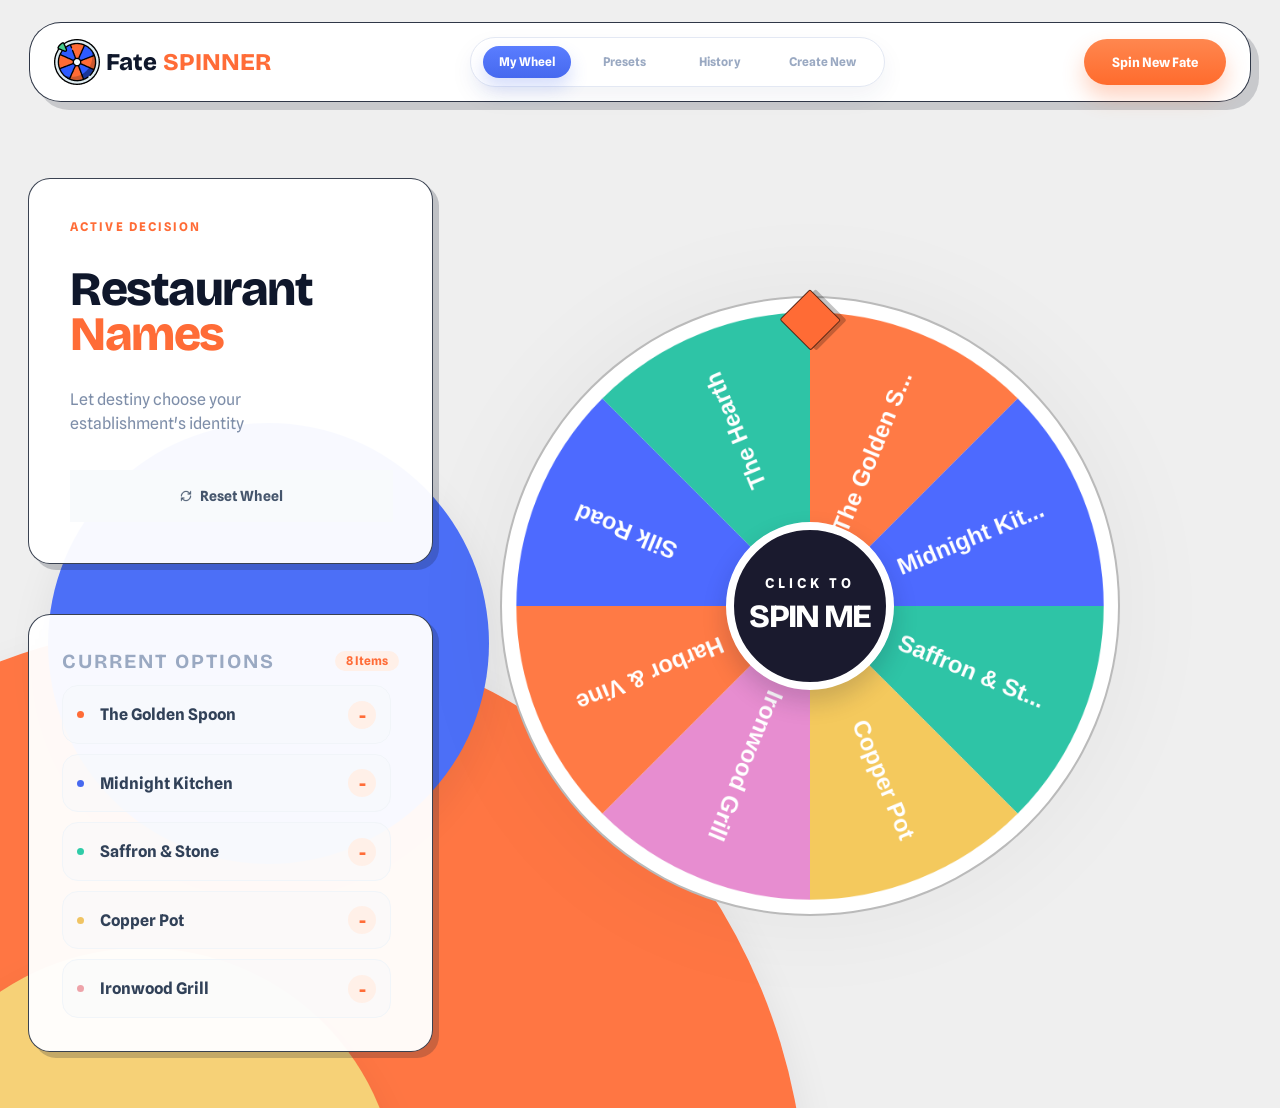
<file: index.html>
<!DOCTYPE html>
<html lang="en">

<head>
    <meta charset="UTF-8">
    <meta name="viewport" content="width=device-width, initial-scale=1.0">
    <title>FateSPINNER</title>
    <link rel="preconnect" href="https://fonts.googleapis.com">
    <link rel="preconnect" href="https://fonts.gstatic.com" crossorigin>
    <link
        href="https://fonts.googleapis.com/css2?family=Bricolage+Grotesque:wght@400;500;700;800&family=Spline+Sans:wght@400;500;600;700&display=swap"
        rel="stylesheet">
    <link rel="stylesheet" href="style.css">
</head>

<body data-page="wheel">
    <nav>
        <a href="./index.html" class="logo"><img src="./img/Group.png" alt="">Fate<span>SPINNER</span></a>
        <ul>
            <li><a href="./index.html" class="nav-link nav-link-active">My Wheel</a></li>
            <li><a href="./persets.html" class="nav-link">Presets</a></li>
            <li><a href="./history.html" class="nav-link">History</a></li>
            <li><a href="./new-fate.html" class="nav-link">Create New</a></li>
        </ul>
        <button class="new-fate" type="button">Spin New Fate</button>
    </nav>
    <main>
        <div class="bg-cluster" aria-hidden="true">
            <div class="bg-circle bg-circle-orange"></div>
            <div class="bg-circle bg-circle-yellow"></div>
            <div class="bg-circle bg-circle-blue"></div>
        </div>

        <section class="dashboard">
            <div class="left-column">
                <div class="card">
                    <p class="card-label">Active Decision</p>
                    <h1 class="card-title" id="decision-title">Restaurant <span>Names</span></h1>
                    <p class="card-text" id="decision-description">Let destiny choose your establishment's identity</p>
                    <button class="card-reset" type="button">
                        <span class="card-reset-icon"><img src="./img/SVG.png" alt=""></span>
                        <span>Reset Wheel</span>
                    </button>
                </div>

                <div class="current-options">
                    <div class="options-header">
                        <p class="options-title" id="options-panel-title">Current Options</p>
                        <span class="options-count">8 Items</span>
                    </div>
                    <div class="options-list">
                        <div class="option-row" data-label="The Golden Spoon" data-color="#ff7a45">
                            <span class="option-dot dot-orange"></span>
                            <span class="option-text">The Golden Spoon</span>
                            <button class="option-remove" type="button" aria-label="Remove The Golden Spoon">-</button>
                        </div>
                        <div class="option-row" data-label="Midnight Kitchen" data-color="#4d6aff">
                            <span class="option-dot dot-blue"></span>
                            <span class="option-text">Midnight Kitchen</span>
                            <button class="option-remove" type="button" aria-label="Remove Midnight Kitchen">-</button>
                        </div>
                        <div class="option-row" data-label="Saffron &amp; Stone" data-color="#2ec4a6">
                            <span class="option-dot dot-green"></span>
                            <span class="option-text">Saffron &amp; Stone</span>
                            <button class="option-remove" type="button" aria-label="Remove Saffron and Stone">-</button>
                        </div>
                        <div class="option-row" data-label="Copper Pot" data-color="#f4c95d">
                            <span class="option-dot dot-yellow"></span>
                            <span class="option-text">Copper Pot</span>
                            <button class="option-remove" type="button" aria-label="Remove Copper Pot">-</button>
                        </div>
                        <div class="option-row" data-label="Ironwood Grill" data-color="#e78dd0">
                            <span class="option-dot dot-pink"></span>
                            <span class="option-text">Ironwood Grill</span>
                            <button class="option-remove" type="button" aria-label="Remove Ironwood Grill">-</button>
                        </div>
                        <div class="option-row" data-label="Harbor &amp; Vine" data-color="#ff7a45">
                            <span class="option-dot dot-orange"></span>
                            <span class="option-text">Harbor &amp; Vine</span>
                            <button class="option-remove" type="button" aria-label="Remove Harbor and Vine">-</button>
                        </div>
                        <div class="option-row" data-label="Silk Road" data-color="#4d6aff">
                            <span class="option-dot dot-blue"></span>
                            <span class="option-text">Silk Road</span>
                            <button class="option-remove" type="button" aria-label="Remove Silk Road">-</button>
                        </div>
                        <div class="option-row" data-label="The Hearth" data-color="#2ec4a6">
                            <span class="option-dot dot-green"></span>
                            <span class="option-text">The Hearth</span>
                            <button class="option-remove" type="button" aria-label="Remove The Hearth">-</button>
                        </div>
                    </div>
                </div>
            </div>
            <div class="wheel-stage">
                <div class="wheel-container">
                    <div class="arrow" aria-hidden="true"></div>
                    <canvas id="wheel" width="730" height="730"></canvas>
                    <button class="center-button" id="spin-button" type="button">
                        <span class="center-button-kicker">CLICK TO</span>
                        <span class="center-button-main">SPIN ME</span>
                    </button>
                </div>
                <div class="illustration-panel" aria-hidden="true">
                    <img src="./img/Group 3.png" alt="">
                </div>
            </div>
        </section>
    </main>
    <nav class="mobile-dock" aria-label="Mobile navigation">
        <button class="mobile-dock-item mobile-dock-item-active" type="button" aria-label="Current wheel" data-mobile-link="./index.html">
            <svg viewBox="0 0 24 24" aria-hidden="true">
                <circle cx="12" cy="12" r="7.5" fill="none" stroke="currentColor" stroke-width="2.4"></circle>
                <circle cx="12" cy="12" r="1.8" fill="currentColor"></circle>
            </svg>
        </button>
        <button class="mobile-dock-item" type="button" aria-label="Presets" data-mobile-link="./persets.html">
            <svg viewBox="0 0 24 24" aria-hidden="true">
                <rect x="3.5" y="3.5" width="6" height="6" rx="1.2" fill="none" stroke="currentColor" stroke-width="2"></rect>
                <rect x="14.5" y="3.5" width="6" height="6" rx="1.2" fill="none" stroke="currentColor" stroke-width="2"></rect>
                <rect x="3.5" y="14.5" width="6" height="6" rx="1.2" fill="none" stroke="currentColor" stroke-width="2"></rect>
                <rect x="14.5" y="14.5" width="6" height="6" rx="1.2" fill="none" stroke="currentColor" stroke-width="2"></rect>
            </svg>
        </button>
        <button class="mobile-dock-item" type="button" aria-label="History" data-mobile-link="./history.html">
            <svg viewBox="0 0 24 24" aria-hidden="true">
                <path d="M4 6v5h5" fill="none" stroke="currentColor" stroke-width="2.2" stroke-linecap="round" stroke-linejoin="round"></path>
                <path d="M6.4 15.7A8 8 0 1 0 7 8.8" fill="none" stroke="currentColor" stroke-width="2.2" stroke-linecap="round" stroke-linejoin="round"></path>
            </svg>
        </button>
        <button class="mobile-dock-item" type="button" aria-label="Create new" data-mobile-link="./new-fate.html">
            <svg viewBox="0 0 24 24" aria-hidden="true">
                <path d="M12 4v16M4 12h16" fill="none" stroke="currentColor" stroke-width="2.2" stroke-linecap="round"></path>
            </svg>
        </button>
    </nav>

    <div class="result-modal" id="result-modal" aria-hidden="true">
        <div class="result-modal-backdrop" data-close-modal="true"></div>
        <div class="result-modal-dialog" role="dialog" aria-modal="true" aria-labelledby="result-title">
            <p class="result-modal-kicker">THE FATES HAVE SPOKEN</p>
            <h2 class="result-modal-title" id="result-title">Ironwood Grill</h2>
            <div class="result-modal-actions">
                <button class="result-modal-button result-modal-button-primary" id="accept-fate" type="button">Accept Your Fate</button>
                <button class="result-modal-button result-modal-button-secondary" id="spin-again" type="button">Spin Again</button>
            </div>
        </div>
    </div>


    <script src="./script.js"></script>
</body>

</html>
</file>
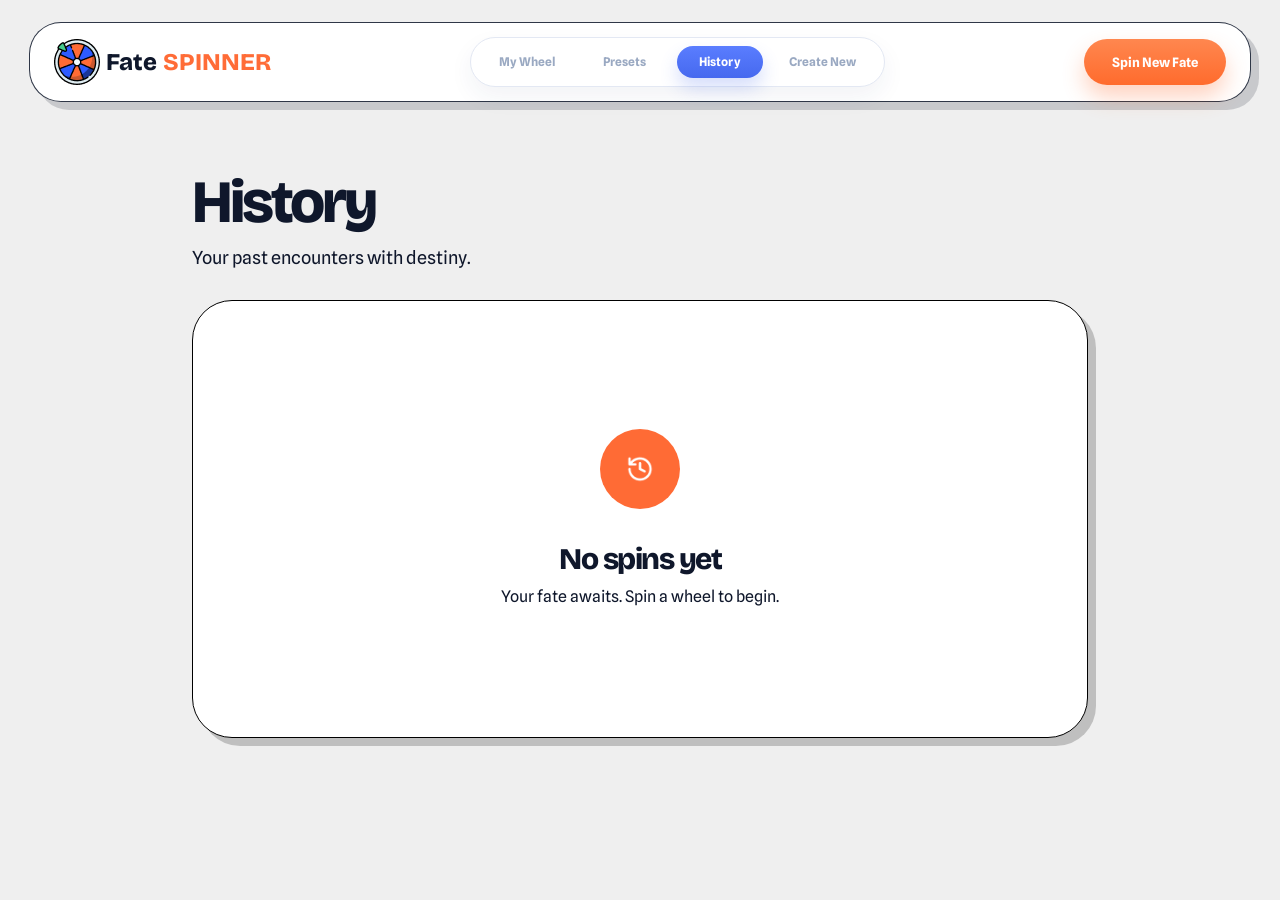
<file: history.html>
<!DOCTYPE html>
<html lang="en">

<head>
    <meta charset="UTF-8">
    <meta name="viewport" content="width=device-width, initial-scale=1.0">
    <title>FateSPINNER History</title>
    <link rel="preconnect" href="https://fonts.googleapis.com">
    <link rel="preconnect" href="https://fonts.gstatic.com" crossorigin>
    <link
        href="https://fonts.googleapis.com/css2?family=Bricolage+Grotesque:wght@400;500;700;800&family=Spline+Sans:wght@400;500;600;700&display=swap"
        rel="stylesheet">
    <link rel="stylesheet" href="style.css">
</head>

<body data-page="history">
    <nav>
        <a href="./index.html" class="logo"><img src="./img/Group.png" alt="">Fate<span>SPINNER</span></a>
        <ul>
            <li><a href="./index.html" class="nav-link">My Wheel</a></li>
            <li><a href="./persets.html" class="nav-link">Presets</a></li>
            <li><a href="./history.html" class="nav-link nav-link-active">History</a></li>
            <li><a href="./new-fate.html" class="nav-link">Create New</a></li>
        </ul>
        <button class="new-fate" type="button" data-preset-link="./index.html">Spin New Fate</button>
    </nav>

    <main class="history-main">
        <section class="history-page">
            <header class="history-header">
                <h1 class="history-title">History</h1>
                <p class="history-subtitle">Your past encounters with destiny.</p>
            </header>

            <section class="history-empty-card" id="history-empty-state">
                <div class="history-empty-icon" aria-hidden="true">
                    <img src="./img/SVG1.png" alt="">
                </div>
                <h2 class="history-empty-title">No spins yet</h2>
                <p class="history-empty-text">Your fate awaits. Spin a wheel to begin.</p>
            </section>

            <section class="history-table" id="history-table" hidden>
                <div class="history-table-head">
                    <p>WHEEL</p>
                    <p>DATE</p>
                    <p>FATE DECIDED</p>
                </div>
                <div class="history-table-body" id="history-list"></div>
            </section>
        </section>
    </main>

    <nav class="mobile-dock" aria-label="Mobile navigation">
        <button class="mobile-dock-item" type="button" aria-label="Current wheel" data-mobile-link="./index.html">
            <svg viewBox="0 0 24 24" aria-hidden="true">
                <circle cx="12" cy="12" r="7.5" fill="none" stroke="currentColor" stroke-width="2.4"></circle>
                <circle cx="12" cy="12" r="1.8" fill="currentColor"></circle>
            </svg>
        </button>
        <button class="mobile-dock-item" type="button" aria-label="Presets" data-mobile-link="./persets.html">
            <svg viewBox="0 0 24 24" aria-hidden="true">
                <rect x="3.5" y="3.5" width="6" height="6" rx="1.2" fill="none" stroke="currentColor" stroke-width="2"></rect>
                <rect x="14.5" y="3.5" width="6" height="6" rx="1.2" fill="none" stroke="currentColor" stroke-width="2"></rect>
                <rect x="3.5" y="14.5" width="6" height="6" rx="1.2" fill="none" stroke="currentColor" stroke-width="2"></rect>
                <rect x="14.5" y="14.5" width="6" height="6" rx="1.2" fill="none" stroke="currentColor" stroke-width="2"></rect>
            </svg>
        </button>
        <button class="mobile-dock-item mobile-dock-item-active" type="button" aria-label="History" data-mobile-link="./history.html">
            <svg viewBox="0 0 24 24" aria-hidden="true">
                <path d="M4 6v5h5" fill="none" stroke="currentColor" stroke-width="2.2" stroke-linecap="round" stroke-linejoin="round"></path>
                <path d="M6.4 15.7A8 8 0 1 0 7 8.8" fill="none" stroke="currentColor" stroke-width="2.2" stroke-linecap="round" stroke-linejoin="round"></path>
            </svg>
        </button>
        <button class="mobile-dock-item" type="button" aria-label="Create new" data-mobile-link="./new-fate.html">
            <svg viewBox="0 0 24 24" aria-hidden="true">
                <path d="M12 4v16M4 12h16" fill="none" stroke="currentColor" stroke-width="2.2" stroke-linecap="round"></path>
            </svg>
        </button>
    </nav>

    <script src="./script.js"></script>
</body>

</html>
</file>
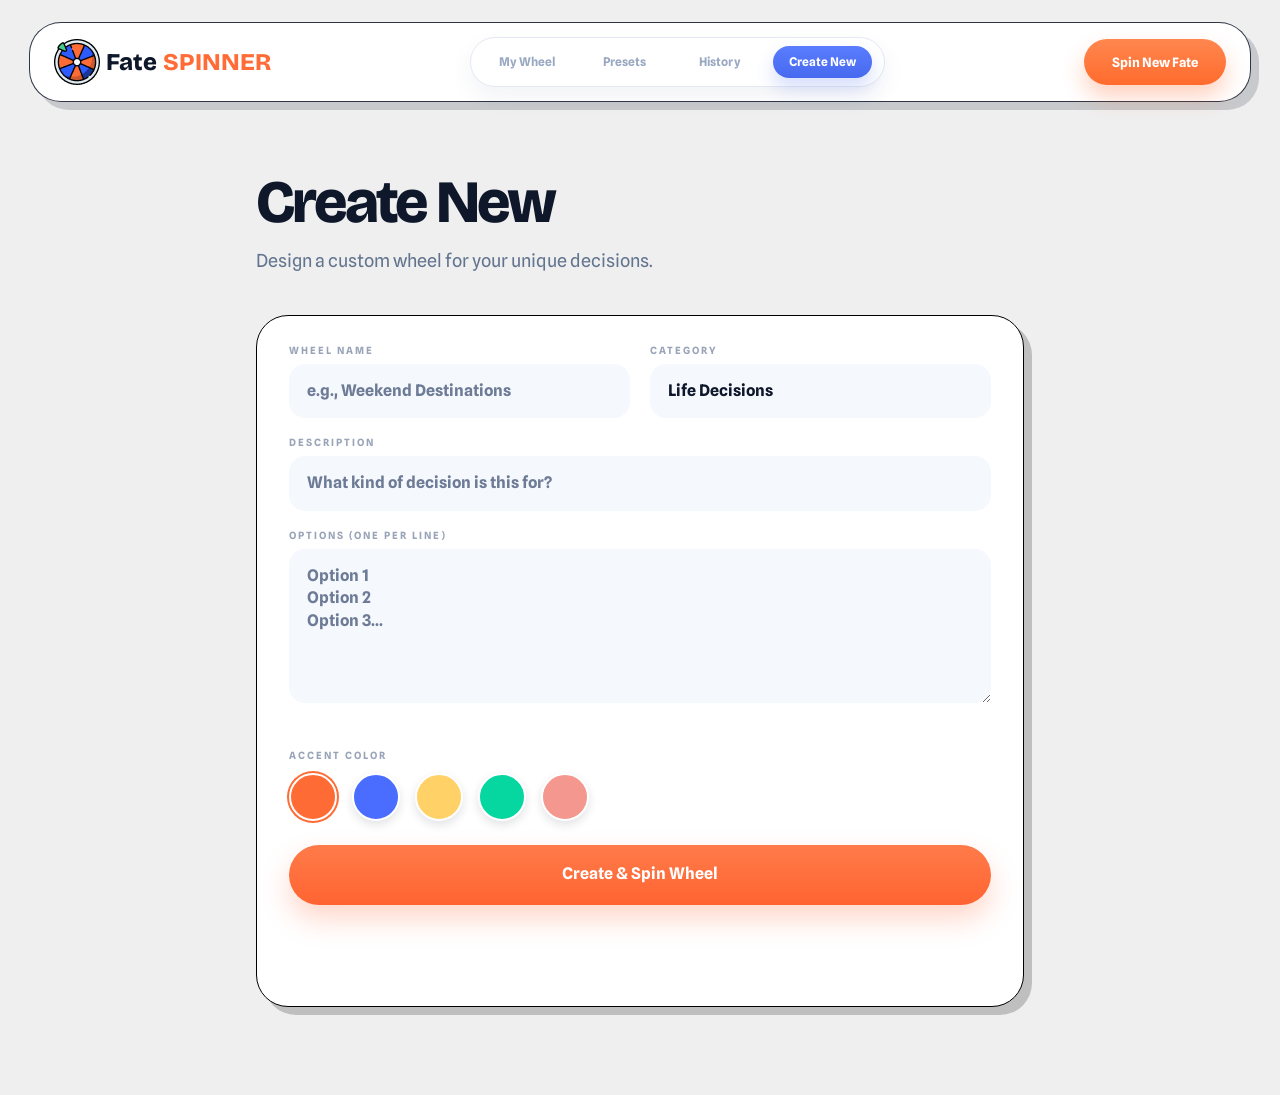
<file: new-fate.html>
<!DOCTYPE html>
<html lang="en">

<head>
    <meta charset="UTF-8">
    <meta name="viewport" content="width=device-width, initial-scale=1.0">
    <title>FateSPINNER Create New</title>
    <link rel="preconnect" href="https://fonts.googleapis.com">
    <link rel="preconnect" href="https://fonts.gstatic.com" crossorigin>
    <link
        href="https://fonts.googleapis.com/css2?family=Bricolage+Grotesque:wght@400;500;700;800&family=Spline+Sans:wght@400;500;600;700&display=swap"
        rel="stylesheet">
    <link rel="stylesheet" href="style.css">
</head>

<body data-page="create-new">
    <nav>
        <a href="./index.html" class="logo"><img src="./img/Group.png" alt="">Fate<span>SPINNER</span></a>
        <ul>
            <li><a href="./index.html" class="nav-link">My Wheel</a></li>
            <li><a href="./persets.html" class="nav-link">Presets</a></li>
            <li><a href="./history.html" class="nav-link">History</a></li>
            <li><a href="./new-fate.html" class="nav-link nav-link-active">Create New</a></li>
        </ul>
        <button class="new-fate" type="button" data-preset-link="./index.html">Spin New Fate</button>
    </nav>

    <main class="create-main">
        <section class="create-page">
            <header class="create-header">
                <h1 class="create-title">Create New</h1>
                <p class="create-subtitle">Design a custom wheel for your unique decisions.</p>
            </header>

            <form class="create-card" id="create-wheel-form">
                <div class="create-grid">
                    <label class="create-field">
                        <span class="create-label">Wheel Name</span>
                        <input class="create-input" id="wheel-name-input" name="wheel_name" type="text" placeholder="e.g., Weekend Destinations" required>
                    </label>

                    <label class="create-field">
                        <span class="create-label">Category</span>
                        <input class="create-input" id="wheel-category-input" name="category" type="text" value="Life Decisions" placeholder="Life Decisions">
                    </label>
                </div>

                <label class="create-field create-field-full">
                    <span class="create-label">Description</span>
                    <input class="create-input" id="wheel-description-input" name="description" type="text" placeholder="What kind of decision is this for?">
                </label>

                <label class="create-field create-field-full">
                    <span class="create-label">Options (One Per Line)</span>
                    <textarea class="create-textarea" id="wheel-options-input" name="options" placeholder="Option 1&#10;Option 2&#10;Option 3..." required></textarea>
                </label>

                <fieldset class="create-color-picker">
                    <legend class="create-label">Accent Color</legend>
                    <div class="create-colors">
                        <label class="create-color-option">
                            <input type="radio" name="accent_color" value="#ff6b35" checked>
                            <span class="create-color-swatch create-color-swatch-orange"></span>
                        </label>
                        <label class="create-color-option">
                            <input type="radio" name="accent_color" value="#4a6cff">
                            <span class="create-color-swatch create-color-swatch-blue"></span>
                        </label>
                        <label class="create-color-option">
                            <input type="radio" name="accent_color" value="#ffd166">
                            <span class="create-color-swatch create-color-swatch-yellow"></span>
                        </label>
                        <label class="create-color-option">
                            <input type="radio" name="accent_color" value="#06d6a0">
                            <span class="create-color-swatch create-color-swatch-green"></span>
                        </label>
                        <label class="create-color-option">
                            <input type="radio" name="accent_color" value="#f4978e">
                            <span class="create-color-swatch create-color-swatch-pink"></span>
                        </label>
                    </div>
                </fieldset>

                <button class="create-submit" type="submit">Create &amp; Spin Wheel</button>
            </form>
        </section>
    </main>

    <nav class="mobile-dock" aria-label="Mobile navigation">
        <button class="mobile-dock-item" type="button" aria-label="Current wheel" data-mobile-link="./index.html">
            <svg viewBox="0 0 24 24" aria-hidden="true">
                <circle cx="12" cy="12" r="7.5" fill="none" stroke="currentColor" stroke-width="2.4"></circle>
                <circle cx="12" cy="12" r="1.8" fill="currentColor"></circle>
            </svg>
        </button>
        <button class="mobile-dock-item" type="button" aria-label="Presets" data-mobile-link="./persets.html">
            <svg viewBox="0 0 24 24" aria-hidden="true">
                <rect x="3.5" y="3.5" width="6" height="6" rx="1.2" fill="none" stroke="currentColor" stroke-width="2"></rect>
                <rect x="14.5" y="3.5" width="6" height="6" rx="1.2" fill="none" stroke="currentColor" stroke-width="2"></rect>
                <rect x="3.5" y="14.5" width="6" height="6" rx="1.2" fill="none" stroke="currentColor" stroke-width="2"></rect>
                <rect x="14.5" y="14.5" width="6" height="6" rx="1.2" fill="none" stroke="currentColor" stroke-width="2"></rect>
            </svg>
        </button>
        <button class="mobile-dock-item" type="button" aria-label="History" data-mobile-link="./history.html">
            <svg viewBox="0 0 24 24" aria-hidden="true">
                <path d="M4 6v5h5" fill="none" stroke="currentColor" stroke-width="2.2" stroke-linecap="round" stroke-linejoin="round"></path>
                <path d="M6.4 15.7A8 8 0 1 0 7 8.8" fill="none" stroke="currentColor" stroke-width="2.2" stroke-linecap="round" stroke-linejoin="round"></path>
            </svg>
        </button>
        <button class="mobile-dock-item mobile-dock-item-active" type="button" aria-label="Create new" data-mobile-link="./new-fate.html">
            <svg viewBox="0 0 24 24" aria-hidden="true">
                <path d="M12 4v16M4 12h16" fill="none" stroke="currentColor" stroke-width="2.2" stroke-linecap="round"></path>
            </svg>
        </button>
    </nav>

    <script src="./script.js"></script>
</body>

</html>
</file>
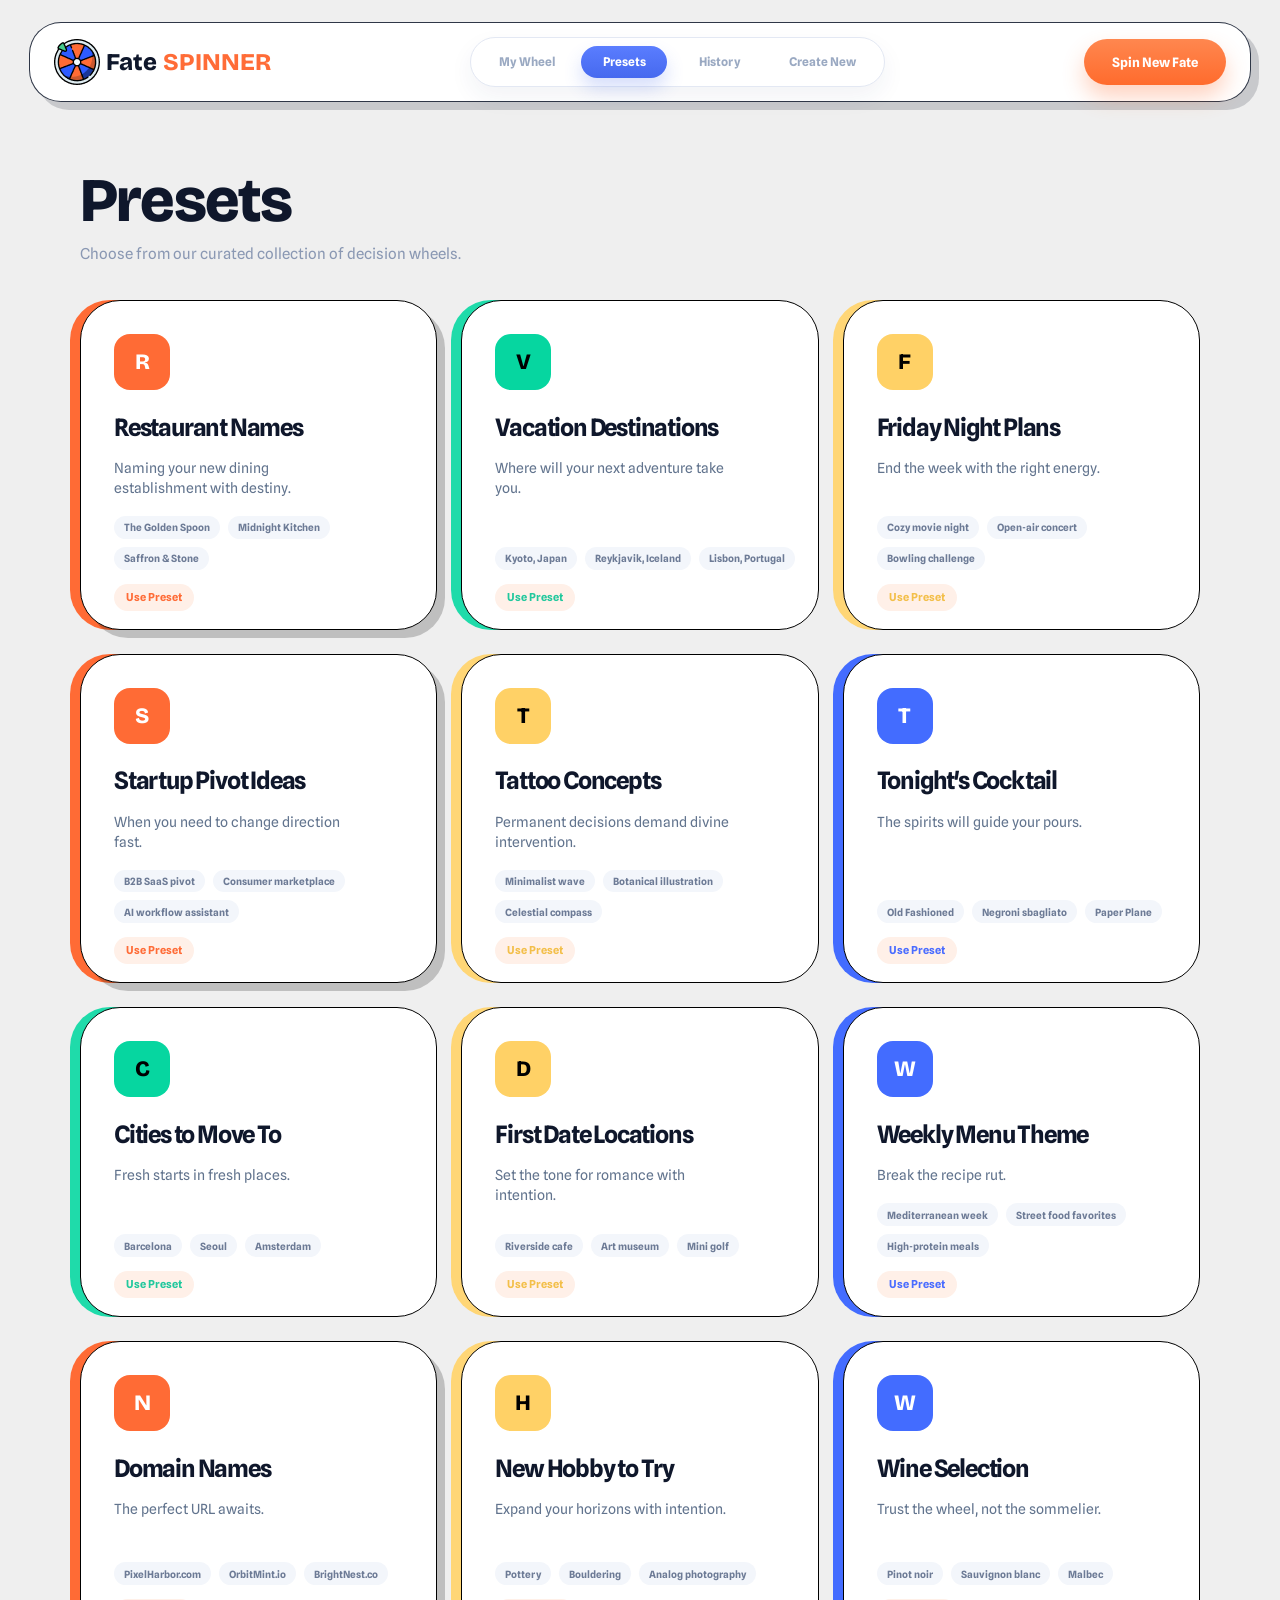
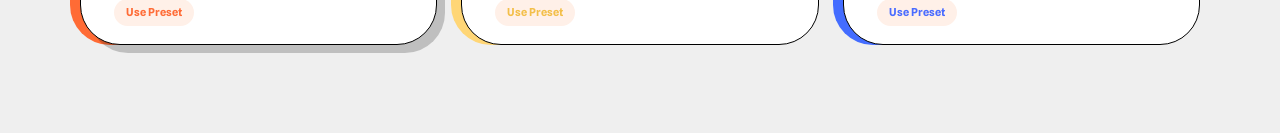
<file: persets.html>
<!DOCTYPE html>
<html lang="en">

<head>
    <meta charset="UTF-8">
    <meta name="viewport" content="width=device-width, initial-scale=1.0">
    <title>FateSPINNER Presets</title>
    <link rel="preconnect" href="https://fonts.googleapis.com">
    <link rel="preconnect" href="https://fonts.gstatic.com" crossorigin>
    <link
        href="https://fonts.googleapis.com/css2?family=Bricolage+Grotesque:wght@400;500;700;800&family=Spline+Sans:wght@400;500;600;700&display=swap"
        rel="stylesheet">
    <link rel="stylesheet" href="style.css">
</head>

<body data-page="presets">
    <nav>
        <a href="./index.html" class="logo"><img src="./img/Group.png" alt="">Fate<span>SPINNER</span></a>
        <ul>
            <li><a href="./index.html" class="nav-link">My Wheel</a></li>
            <li><a href="./persets.html" class="nav-link nav-link-active">Presets</a></li>
            <li><a href="./history.html" class="nav-link">History</a></li>
            <li><a href="./new-fate.html" class="nav-link">Create New</a></li>
        </ul>
        <button class="new-fate" type="button" data-preset-link="./index.html">Spin New Fate</button>
    </nav>

    <main class="presets-main">
        <section class="presets-page">
            <header class="presets-header">
                <h1 class="presets-title">Presets</h1>
                <p class="presets-subtitle">Choose from our curated collection of decision wheels.</p>
            </header>

            <div class="presets-grid">
                <article class="preset-card accent-orange" tabindex="0" role="button"
                    data-title="Restaurant Names"
                    data-description="Naming your new dining establishment with destiny."
                    data-options="The Golden Spoon|Midnight Kitchen|Saffron &amp; Stone|Copper Pot|Ironwood Grill|Harbor &amp; Vine|Silk Road|The Hearth">
                    <div class="preset-badge">R</div>
                    <h2 class="preset-name">Restaurant Names</h2>
                    <p class="preset-description">Naming your new dining establishment with destiny.</p>
                    <div class="preset-tags">
                        <span class="preset-tag">The Golden Spoon</span>
                        <span class="preset-tag">Midnight Kitchen</span>
                        <span class="preset-tag">Saffron &amp; Stone</span>
                    </div>
                    <button class="preset-cta" type="button">Use Preset</button>
                </article>

                <article class="preset-card accent-green" tabindex="0" role="button"
                    data-title="Vacation Destinations"
                    data-description="Where will your next adventure take you."
                    data-options="Kyoto, Japan|Reykjavik, Iceland|Lisbon, Portugal|Bali, Indonesia|Cape Town, South Africa|Vancouver, Canada|Amalfi Coast, Italy|Queenstown, New Zealand">
                    <div class="preset-badge">V</div>
                    <h2 class="preset-name">Vacation Destinations</h2>
                    <p class="preset-description">Where will your next adventure take you.</p>
                    <div class="preset-tags">
                        <span class="preset-tag">Kyoto, Japan</span>
                        <span class="preset-tag">Reykjavik, Iceland</span>
                        <span class="preset-tag">Lisbon, Portugal</span>
                    </div>
                    <button class="preset-cta" type="button">Use Preset</button>
                </article>

                <article class="preset-card accent-yellow" tabindex="0" role="button"
                    data-title="Friday Night Plans"
                    data-description="End the week with the right energy."
                    data-options="Cozy movie night|Open-air concert|Bowling challenge|Rooftop dinner|Game marathon|Late-night cafe|Beach walk|Karaoke session">
                    <div class="preset-badge">F</div>
                    <h2 class="preset-name">Friday Night Plans</h2>
                    <p class="preset-description">End the week with the right energy.</p>
                    <div class="preset-tags">
                        <span class="preset-tag">Cozy movie night</span>
                        <span class="preset-tag">Open-air concert</span>
                        <span class="preset-tag">Bowling challenge</span>
                    </div>
                    <button class="preset-cta" type="button">Use Preset</button>
                </article>

                <article class="preset-card accent-orange" tabindex="0" role="button"
                    data-title="Startup Pivot Ideas"
                    data-description="When you need to change direction fast."
                    data-options="B2B SaaS pivot|Consumer marketplace|AI workflow assistant|Vertical CRM|Subscription community|No-code toolkit|Data analytics studio|Niche job board">
                    <div class="preset-badge">S</div>
                    <h2 class="preset-name">Startup Pivot Ideas</h2>
                    <p class="preset-description">When you need to change direction fast.</p>
                    <div class="preset-tags">
                        <span class="preset-tag">B2B SaaS pivot</span>
                        <span class="preset-tag">Consumer marketplace</span>
                        <span class="preset-tag">AI workflow assistant</span>
                    </div>
                    <button class="preset-cta" type="button">Use Preset</button>
                </article>

                <article class="preset-card accent-yellow" tabindex="0" role="button"
                    data-title="Tattoo Concepts"
                    data-description="Permanent decisions demand divine intervention."
                    data-options="Minimalist wave|Botanical illustration|Celestial compass|Fine-line portrait|Mythic creature|Retro flame motif|Tiny quote|Abstract geometry">
                    <div class="preset-badge">T</div>
                    <h2 class="preset-name">Tattoo Concepts</h2>
                    <p class="preset-description">Permanent decisions demand divine intervention.</p>
                    <div class="preset-tags">
                        <span class="preset-tag">Minimalist wave</span>
                        <span class="preset-tag">Botanical illustration</span>
                        <span class="preset-tag">Celestial compass</span>
                    </div>
                    <button class="preset-cta" type="button">Use Preset</button>
                </article>

                <article class="preset-card accent-blue" tabindex="0" role="button"
                    data-title="Tonight's Cocktail"
                    data-description="The spirits will guide your pours."
                    data-options="Old Fashioned|Negroni sbagliato|Paper Plane|Espresso martini|Mojito|Paloma|Whiskey sour|French 75">
                    <div class="preset-badge">T</div>
                    <h2 class="preset-name">Tonight's Cocktail</h2>
                    <p class="preset-description">The spirits will guide your pours.</p>
                    <div class="preset-tags">
                        <span class="preset-tag">Old Fashioned</span>
                        <span class="preset-tag">Negroni sbagliato</span>
                        <span class="preset-tag">Paper Plane</span>
                    </div>
                    <button class="preset-cta" type="button">Use Preset</button>
                </article>

                <article class="preset-card accent-green" tabindex="0" role="button"
                    data-title="Cities to Move To"
                    data-description="Fresh starts in fresh places."
                    data-options="Barcelona|Seoul|Amsterdam|Montreal|Melbourne|Tbilisi|Singapore|Copenhagen">
                    <div class="preset-badge">C</div>
                    <h2 class="preset-name">Cities to Move To</h2>
                    <p class="preset-description">Fresh starts in fresh places.</p>
                    <div class="preset-tags">
                        <span class="preset-tag">Barcelona</span>
                        <span class="preset-tag">Seoul</span>
                        <span class="preset-tag">Amsterdam</span>
                    </div>
                    <button class="preset-cta" type="button">Use Preset</button>
                </article>

                <article class="preset-card accent-yellow" tabindex="0" role="button"
                    data-title="First Date Locations"
                    data-description="Set the tone for romance with intention."
                    data-options="Riverside cafe|Art museum|Mini golf|Bookstore date|Night market|Picnic in the park|Rooftop dessert|Sunset ferry">
                    <div class="preset-badge">D</div>
                    <h2 class="preset-name">First Date Locations</h2>
                    <p class="preset-description">Set the tone for romance with intention.</p>
                    <div class="preset-tags">
                        <span class="preset-tag">Riverside cafe</span>
                        <span class="preset-tag">Art museum</span>
                        <span class="preset-tag">Mini golf</span>
                    </div>
                    <button class="preset-cta" type="button">Use Preset</button>
                </article>

                <article class="preset-card accent-blue" tabindex="0" role="button"
                    data-title="Weekly Menu Theme"
                    data-description="Break the recipe rut."
                    data-options="Mediterranean week|Street food favorites|High-protein meals|Comfort classics|Vegetarian rainbow|One-pot dinners|Seafood specials|Farmers market menu">
                    <div class="preset-badge">W</div>
                    <h2 class="preset-name">Weekly Menu Theme</h2>
                    <p class="preset-description">Break the recipe rut.</p>
                    <div class="preset-tags">
                        <span class="preset-tag">Mediterranean week</span>
                        <span class="preset-tag">Street food favorites</span>
                        <span class="preset-tag">High-protein meals</span>
                    </div>
                    <button class="preset-cta" type="button">Use Preset</button>
                </article>

                <article class="preset-card accent-orange" tabindex="0" role="button"
                    data-title="Domain Names"
                    data-description="The perfect URL awaits."
                    data-options="PixelHarbor.com|OrbitMint.io|BrightNest.co|NorthlineStudio.com|FableSprint.com|Waveframe.io|MintCircuit.com|CanvasPilot.co">
                    <div class="preset-badge">N</div>
                    <h2 class="preset-name">Domain Names</h2>
                    <p class="preset-description">The perfect URL awaits.</p>
                    <div class="preset-tags">
                        <span class="preset-tag">PixelHarbor.com</span>
                        <span class="preset-tag">OrbitMint.io</span>
                        <span class="preset-tag">BrightNest.co</span>
                    </div>
                    <button class="preset-cta" type="button">Use Preset</button>
                </article>

                <article class="preset-card accent-yellow" tabindex="0" role="button"
                    data-title="New Hobby to Try"
                    data-description="Expand your horizons with intention."
                    data-options="Pottery|Bouldering|Analog photography|Salsa classes|Creative coding|Gardening|Calligraphy|DJ mixing">
                    <div class="preset-badge">H</div>
                    <h2 class="preset-name">New Hobby to Try</h2>
                    <p class="preset-description">Expand your horizons with intention.</p>
                    <div class="preset-tags">
                        <span class="preset-tag">Pottery</span>
                        <span class="preset-tag">Bouldering</span>
                        <span class="preset-tag">Analog photography</span>
                    </div>
                    <button class="preset-cta" type="button">Use Preset</button>
                </article>

                <article class="preset-card accent-blue" tabindex="0" role="button"
                    data-title="Wine Selection"
                    data-description="Trust the wheel, not the sommelier."
                    data-options="Pinot noir|Sauvignon blanc|Malbec|Rose|Sparkling brut|Chardonnay|Tempranillo|Orange wine">
                    <div class="preset-badge">W</div>
                    <h2 class="preset-name">Wine Selection</h2>
                    <p class="preset-description">Trust the wheel, not the sommelier.</p>
                    <div class="preset-tags">
                        <span class="preset-tag">Pinot noir</span>
                        <span class="preset-tag">Sauvignon blanc</span>
                        <span class="preset-tag">Malbec</span>
                    </div>
                    <button class="preset-cta" type="button">Use Preset</button>
                </article>
            </div>
        </section>
    </main>

    <nav class="mobile-dock" aria-label="Mobile navigation">
        <button class="mobile-dock-item" type="button" aria-label="Current wheel" data-mobile-link="./index.html">
            <svg viewBox="0 0 24 24" aria-hidden="true">
                <circle cx="12" cy="12" r="7.5" fill="none" stroke="currentColor" stroke-width="2.4"></circle>
                <circle cx="12" cy="12" r="1.8" fill="currentColor"></circle>
            </svg>
        </button>
        <button class="mobile-dock-item mobile-dock-item-active" type="button" aria-label="Presets" data-mobile-link="./persets.html">
            <svg viewBox="0 0 24 24" aria-hidden="true">
                <rect x="3.5" y="3.5" width="6" height="6" rx="1.2" fill="none" stroke="currentColor" stroke-width="2"></rect>
                <rect x="14.5" y="3.5" width="6" height="6" rx="1.2" fill="none" stroke="currentColor" stroke-width="2"></rect>
                <rect x="3.5" y="14.5" width="6" height="6" rx="1.2" fill="none" stroke="currentColor" stroke-width="2"></rect>
                <rect x="14.5" y="14.5" width="6" height="6" rx="1.2" fill="none" stroke="currentColor" stroke-width="2"></rect>
            </svg>
        </button>
        <button class="mobile-dock-item" type="button" aria-label="History" data-mobile-link="./history.html">
            <svg viewBox="0 0 24 24" aria-hidden="true">
                <path d="M4 6v5h5" fill="none" stroke="currentColor" stroke-width="2.2" stroke-linecap="round" stroke-linejoin="round"></path>
                <path d="M6.4 15.7A8 8 0 1 0 7 8.8" fill="none" stroke="currentColor" stroke-width="2.2" stroke-linecap="round" stroke-linejoin="round"></path>
            </svg>
        </button>
        <button class="mobile-dock-item" type="button" aria-label="Create new" data-mobile-link="./new-fate.html">
            <svg viewBox="0 0 24 24" aria-hidden="true">
                <path d="M12 4v16M4 12h16" fill="none" stroke="currentColor" stroke-width="2.2" stroke-linecap="round"></path>
            </svg>
        </button>
    </nav>

    <script src="./script.js"></script>
</body>

</html>
</file>
<file: style.css>
* {
    margin: 0;
    padding: 0;
    box-sizing: border-box;
}

[hidden] {
    display: none !important;
}

body {
    min-height: 100vh;
    margin: 0 auto;
    background: #efefef;
    color: #0f172b;
    font-family: "Spline Sans", sans-serif;
    overflow-x: hidden;
    display: flex;
    flex-direction: column;
    opacity: 0;
    transition: opacity 0.26s ease;
}

body.modal-open {
    overflow: hidden;
}

body.page-ready {
    opacity: 1;
}

body.page-leaving {
    opacity: 0;
    pointer-events: none;
}

main {
    transition: transform 0.26s ease, opacity 0.26s ease;
}

body:not(.page-ready) main {
    opacity: 0;
    transform: translateY(18px);
}

body.page-ready main {
    opacity: 1;
    transform: translateY(0);
}

body.page-leaving main {
    opacity: 0;
    transform: translateY(-12px);
}

main {
    position: relative;
    flex: 1 0 auto;
    overflow: hidden;
    padding: 36px 28px 56px;
    display: flex;
    justify-content: center;
    align-items: center;
}

nav {
    display: flex;
    align-items: center;
    justify-content: space-between;
    gap: 24px;
    margin: 0 auto;
    padding: 14px 24px;
    border: 1.2px solid rgba(25, 34, 51, 0.9);
    border-radius: 32px;
    background: rgba(255, 255, 255, 0.96);
    box-shadow: 8px 8px 0 rgba(24, 31, 47, 0.18);
    margin: 22px 29px;
    flex-wrap: wrap;
}

.logo {
    display: inline-flex;
    align-items: center;
    gap: 6px;
    color: #0f172b;
    font-family: "Bricolage Grotesque", sans-serif;
    font-size: 24px;
    font-weight: 800;
    line-height: 1;
    text-decoration: none;
}

.logo img {
    width: 46px;
    height: 46px;
    object-fit: contain;
}

.logo span {
    color: #ff6c37;
}

ul {
    display: flex;
    align-items: center;
    flex-wrap: wrap;
    justify-content: center;
    gap: 10px;
    padding: 8px 12px;
    list-style: none;
    border: 1px solid #e3e8f3;
    border-radius: 999px;
    background: #ffffff;
    box-shadow: 0 10px 24px rgba(36, 55, 96, 0.06);
}

ul li a {
    display: inline-flex;
    align-items: center;
    justify-content: center;
    min-width: 86px;
    padding: 10px 16px;
    border-radius: 999px;
    color: #9aa9c2;
    font-size: 12px;
    font-weight: 700;
    line-height: 1;
    text-decoration: none;
    transition: background-color 0.2s ease, color 0.2s ease, transform 0.2s ease;
}

ul li a:hover {
    color: #4c70f6;
    background: rgba(76, 112, 246, 0.08);
    transform: translateY(-1px);
}

.nav-link-active {
    color: #ffffff;
    background: linear-gradient(180deg, #5a7dff 0%, #4669ef 100%);
    box-shadow: 0 10px 18px rgba(70, 105, 239, 0.22);
}

.new-fate {
    border: none;
    border-radius: 999px;
    padding: 15px 28px;
    background: linear-gradient(180deg, #ff874f 0%, #ff6b2d 100%);
    color: #ffffff;
    font-family: "Spline Sans", sans-serif;
    font-size: 13px;
    font-weight: 700;
    cursor: pointer;
    box-shadow: 0 12px 22px rgba(255, 107, 45, 0.3);
    transition: transform 0.2s ease, box-shadow 0.2s ease;
}

.new-fate:hover {
    transform: translateY(-2px);
    box-shadow: 0 16px 28px rgba(255, 107, 45, 0.36);
}

.presets-main {
    align-items: flex-start;
    justify-content: center;
    padding: 48px 28px 88px;
    overflow: visible;
}

.presets-page {
    width: min(100%, 1120px);
    margin: 0 auto;
}

.presets-header {
    margin-bottom: 34px;
}

.presets-title {
    font-family: "Bricolage Grotesque", sans-serif;
    font-size: clamp(46px, 5vw, 62px);
    font-weight: 800;
    line-height: 0.95;
    letter-spacing: -1.8px;
}

.presets-subtitle {
    margin-top: 12px;
    color: #8a98b3;
    font-size: 15px;
    line-height: 1.55;
}

.presets-grid {
    display: grid;
    grid-template-columns: repeat(3, minmax(0, 1fr));
    gap: 23.99px;
}

.preset-card {
    position: relative;
    min-height: 208px;
    width: 100%;
    padding: 33px 20px 18px 33px;
    border: 1.3px solid rgba(31, 40, 58, 0.88);
    border-radius: 24px;
    background: rgba(255, 255, 255, 0.98);
    box-shadow: 6px 6px 0 rgba(22, 30, 45, 0.22);
    display: flex;
    flex-direction: column;
    cursor: pointer;
    transition: transform 0.2s ease, box-shadow 0.2s ease;
    overflow: hidden;
}

.preset-card::before {
    content: "";
    position: absolute;
    inset: 0 auto 0 0;
    width: 4px;
    background: var(--accent);
    border-radius: 24px 0 0 24px;
}

.preset-card:hover,
.preset-card:focus-visible {
    transform: translateY(-4px);
    box-shadow: 10px 12px 0 rgba(22, 30, 45, 0.18);
    outline: none;
}

.preset-badge {
    display: inline-flex;
    align-items: center;
    justify-content: center;
    width: 24px;
    height: 24px;
    border-radius: 8px;
    background: var(--accent);
    color: #ffffff;
    font-family: "Bricolage Grotesque", sans-serif;
    font-size: 13px;
    font-weight: 800;
}

.preset-name {
    width: 217.19px;
    min-height: 36.25px;
    margin-top: 21.48px;
    font-family: "Spline Sans", sans-serif;
    font-size: 24px;
    font-weight: 700;
    line-height: 32px;
    letter-spacing: -1.2px;
    color: rgba(15, 23, 43, 1);
}

.preset-card[data-title="Vacation Destinations"] .preset-name {
    width: 284.67px;
}

.preset-description {
    margin-top: 10px;
    font-family: "Spline Sans", sans-serif;
    font-size: 14px;
    font-weight: 400;
    line-height: 20px;
    letter-spacing: 0;
    color: rgba(98, 116, 142, 1);
    max-width: 250px;
}

.preset-tags {
    display: flex;
    flex-wrap: wrap;
    gap: 8px;
    margin-top: auto;
    padding-top: 18px;
}

.preset-tag {
    display: inline-flex;
    align-items: center;
    height: 22.969999313354492px;
    padding: 6px 10px;
    border-radius: 999px;
    background: #f3f6fb;
    color: #6d7b96;
    font-size: 10px;
    font-weight: 700;
    line-height: 1;
}

.preset-cta {
    align-self: flex-start;
    margin-top: 14px;
    padding: 8px 12px;
    border: none;
    border-radius: 999px;
    background: #fff0e8;
    color: var(--accent);
    font-family: "Spline Sans", sans-serif;
    font-size: 11px;
    font-weight: 700;
    line-height: 1;
    cursor: pointer;
    transition: transform 0.2s ease, background-color 0.2s ease;
}

.preset-cta:hover {
    transform: translateY(-1px);
    background: #ffe2d5;
}

.accent-orange {
    --accent: #ff6c37;
    --accent-shadow: rgba(255, 107, 53, 1);
    --badge-bg: rgba(255, 107, 53, 1);
}

.preset-card.accent-orange {
    min-height: 304.36px;
    border: 1px solid rgba(0, 0, 0, 1);
    border-radius: 40px;
    background: rgba(255, 255, 255, 1);
    box-shadow: 8px 8px 0 rgba(0, 0, 0, 0.2), -10px 0 0 var(--accent-shadow, rgba(255, 107, 53, 1));
}

.preset-card.accent-orange::before {
    display: none;
}

.preset-card.accent-orange:hover,
.preset-card.accent-orange:focus-visible,
.preset-card.accent-green:hover,
.preset-card.accent-green:focus-visible,
.preset-card.accent-yellow:hover,
.preset-card.accent-yellow:focus-visible,
.preset-card.accent-blue:hover,
.preset-card.accent-blue:focus-visible {
    box-shadow: -10px 0 0 var(--accent-shadow);
}

.preset-card.accent-orange:hover,
.preset-card.accent-orange:focus-visible {
    box-shadow: 10px 10px 0 rgba(0, 0, 0, 0.18), -10px 0 0 var(--accent-shadow);
}

.preset-card.accent-orange .preset-badge,
.preset-card.accent-green .preset-badge,
.preset-card.accent-yellow .preset-badge,
.preset-card.accent-blue .preset-badge {
    width: 56px;
    height: 56px;
    border-radius: 16px;
    background: var(--badge-bg);
    color: var(--badge-color, rgba(255, 255, 255, 1));
    font-size: 22px;
}

.accent-green {
    --accent: #22c89d;
    --accent-shadow: rgba(31, 219, 170, 1);
    --badge-bg: rgba(6, 214, 160, 1);
    --badge-color: rgba(0, 0, 0, 1);
}

.preset-card.accent-green {
    min-height: 304.36px;
    border: 1px solid rgba(0, 0, 0, 1);
    border-radius: 40px;
    background: rgba(255, 255, 255, 1);
    box-shadow: -10px 0 0 var(--accent-shadow);
}

.preset-card.accent-green::before {
    display: none;
}

.accent-yellow {
    --accent: #f3bf4a;
    --accent-shadow: rgba(255, 214, 118, 1);
    --badge-bg: rgba(255, 209, 102, 1);
    --badge-color: rgba(0, 0, 0, 1);
}

.preset-card.accent-yellow {
    min-height: 304.36px;
    border: 1px solid rgba(0, 0, 0, 1);
    border-radius: 40px;
    background: rgba(255, 255, 255, 1);
    box-shadow: -10px 0 0 var(--accent-shadow);
}

.preset-card.accent-yellow::before {
    display: none;
}

.accent-blue {
    --accent: #4a6cff;
    --accent-shadow: rgba(67, 108, 255, 1);
    --badge-bg: rgba(67, 108, 255, 1);
}

.preset-card.accent-blue {
    min-height: 304.36px;
    border: 1px solid rgba(0, 0, 0, 1);
    border-radius: 40px;
    background: rgba(255, 255, 255, 1);
    box-shadow: -10px 0 0 var(--accent-shadow);
}

.preset-card.accent-blue::before {
    display: none;
}

.history-main {
    align-items: flex-start;
    justify-content: center;
    padding: 48px 28px 88px;
    overflow: visible;
}

.history-page {
    width: min(100%, 1120px);
    margin: 0 auto;
    display: flex;
    flex-direction: column;
    align-items: center;
}

.history-header {
    margin-bottom: 28px;
    width: min(100%, 896px);
}

.history-title {
    font-family: "Bricolage Grotesque", sans-serif;
    font-size: 60px;
    font-weight: 800;
    line-height: 60px;
    letter-spacing: -3px;
    color: rgba(15, 23, 43, 1);
}

.history-subtitle {
    margin-top: 12px;
    color: rgba(15, 23, 43, 1);
    font-size: 18px;
    font-weight: 400;
    line-height: 28px;
    letter-spacing: 0;
}

.history-empty-card {
    width: min(100%, 896px);
    min-height: 438.44px;
    margin: 0;
    border: 1px solid rgba(0, 0, 0, 1);
    border-radius: 40px;
    background: rgba(255, 255, 255, 1);
    box-shadow: 8px 8px 0 rgba(0, 0, 0, 0.2);
    display: flex;
    flex-direction: column;
    align-items: center;
    justify-content: center;
    text-align: center;
    padding: 32px 20px;
}

.history-empty-icon {
    width: 80px;
    height: 80px;
    margin: 0 auto 32px;
    border-radius: 41943000px;
    background: rgba(255, 107, 53, 1);
    color: #ffffff;
    display: grid;
    place-items: center;
}

.history-empty-icon img {
    width: 28px;
    height: 28px;
    object-fit: contain;
    display: block;
}

.history-empty-title {
    margin: 0;
    font-family: "Bricolage Grotesque", sans-serif;
    font-size: 30px;
    font-weight: 800;
    line-height: 36px;
    letter-spacing: -1.5px;
    color: #0f172b;
}

.history-empty-text {
    margin-top: 8px;
    color: rgba(15, 23, 43, 1);
    font-size: 16px;
    font-weight: 400;
    line-height: 24px;
    letter-spacing: 0;
}

.history-table {
    width: min(100%, 896px);
}

.history-table-head,
.history-row {
    display: grid;
    grid-template-columns: minmax(220px, 1.3fr) minmax(180px, 0.9fr) minmax(220px, 1.1fr);
    gap: 20px;
    align-items: center;
}

.history-table-head {
    padding: 0 16px 16px;
    color: rgba(15, 23, 43, 1);
    font-size: 12px;
    font-weight: 700;
    letter-spacing: 2px;
    text-transform: uppercase;
}

.history-row {
    padding: 22px 16px;
    border-top: 1px solid #ece5d7;
    background: rgba(255, 255, 255, 0.55);
}

.history-wheel-title {
    font-family: "Bricolage Grotesque", sans-serif;
    font-size: 24px;
    font-weight: 700;
    line-height: 1.1;
    color: #1a2338;
}

.history-wheel-category,
.history-date-sub {
    margin-top: 6px;
    color: rgba(15, 23, 43, 1);
    font-size: 14px;
}

.history-date-main {
    font-size: 18px;
    font-weight: 500;
    color: rgba(15, 23, 43, 1);
}

.history-result-text {
    font-size: 18px;
    font-weight: 500;
    color: rgba(15, 23, 43, 1);
}

.create-main {
    align-items: flex-start;
    justify-content: center;
    padding: 48px 28px 88px;
    overflow: visible;
}

.create-page {
    width: min(100%, 768px);
    display: flex;
    flex-direction: column;
    align-items: stretch;
    justify-content: center;
}
#wheel-name-input {
    width: 100%;
}
#wheel-category-input {
    width: 100%;
}
#wheel-description-input {
    width: 100%;
}
#wheel-options-input {
    width: 100%;
    margin-bottom: 28px;
}
.create-header {
    width: min(100%, 560px);
    margin: 0 0 40px;
}

.create-title {
    font-family: "Bricolage Grotesque", sans-serif;
    font-weight: 800;
    font-size: 60px;
    line-height: 60px;
    letter-spacing: -3px;
    color: rgba(15, 23, 43, 1);
}

.create-subtitle {
    margin-top: 15px;
    color: rgba(98, 116, 142, 1);
    font-size: 18px;
    line-height: 28px;
    font-weight: 400;
    font-family: "Spline Sans",sans-serif;
}

.create-card {
    width: 100%;
    min-height: 692.25px;
    margin: 0 auto;
    padding: 28px 32px 28px;
    border: 1px solid rgba(0, 0, 0, 1);
    border-radius: 32px;
    background: rgba(255, 255, 255, 1);
    box-shadow: 8px 8px 0 rgba(0, 0, 0, 0.2);
}

.create-grid {
    display: grid;
    grid-template-columns: repeat(2, minmax(0, 1fr));
    gap: 20px;
}

.create-field {
    display: flex;
    flex-direction: column;
    gap: 8px;
    margin-bottom: 18px;
}

.create-field-full {
    width: 100%;
}

.create-label {
    color: rgba(153, 164, 184, 1);
    font-size: 10px;
    font-family: "Spline Sans",sans-serif;
    font-weight: 700;
    letter-spacing: 2px;
    text-transform: uppercase;
    margin-top: 0;
}

.create-input,
.create-textarea {
    width: 100%;
    border: none;
    border-radius: 16px;
    background: #f5f8fc;
    color: rgba(15, 23, 43, 1);
    font-family: "Spline Sans", sans-serif;
    font-size: 16px;
    font-weight: 700;
    line-height: 1.4;
    padding: 16px 18px;
}

.create-input::placeholder,
.create-textarea::placeholder {
    color: rgba(109, 123, 150, 1);
}

.create-input:focus,
.create-textarea:focus {
    outline: 2px solid rgba(74, 108, 255, 0.18);
}

.create-textarea {
    min-height: 154px;
    resize: vertical;
}

.create-color-picker {
    margin: 4px 0 24px;
    padding: 0;
    border: none;
}

.create-colors {
    display: flex;
    align-items: center;
    gap: 15px;
    flex-wrap: wrap;
    margin-top: 12px;
}

.create-color-option {
    position: relative;
    display: inline-flex;
}

.create-color-option input {
    position: absolute;
    opacity: 0;
    pointer-events: none;
}

.create-color-swatch {
    width: 47.9900016784668px;
    height: 47.9900016784668px;
    border-radius: 50%;
    cursor: pointer;
    box-shadow: 0 4px 10px rgba(15, 23, 43, 0.12);
    border: 2px solid #ffffff;
}

.create-color-option input:checked + .create-color-swatch {
    box-shadow: 0 0 0 2px rgba(255, 107, 53, 1);
}

.create-color-swatch-orange {
    background: #ff6b35;
}

.create-color-swatch-blue {
    background: #4a6cff;
}

.create-color-swatch-yellow {
    background: #ffd166;
}

.create-color-swatch-green {
    background: #06d6a0;
}

.create-color-swatch-pink {
    background: #f4978e;
}

.create-submit {
    width: 100%;
    min-height: 60px;
    border: none;
    border-radius: 999px;
    background: linear-gradient(180deg, #ff7b4a 0%, #ff6431 100%);
    color: #ffffff;
    font-family: "Spline Sans", sans-serif;
    font-size: 16px;
    font-weight: 700;
    line-height: 1.3;
    cursor: pointer;
    box-shadow: 0 14px 28px rgba(255, 100, 49, 0.26);
    transition: transform 0.2s ease, box-shadow 0.2s ease;
}

.create-submit:hover {
    transform: translateY(-1px);
    box-shadow: 0 18px 30px rgba(255, 100, 49, 0.3);
}

.dashboard {
    position: relative;
    z-index: 2;
    display: grid;
    grid-template-columns: minmax(320px, 405px) minmax(420px, 730px) minmax(140px, 220px);
    align-items: center;
    gap: 72px;
    width: min(100%, 1380px);
    max-width: 1380px;
    margin: 0 auto;
    min-height: 720px;
}

.left-column {
    display: flex;
    flex-direction: column;
    gap: 50px;
    align-self: start;
    padding-top: 18px;
    padding-right: 48px;
    position: relative;
    z-index: 4;
}

.card,
.current-options {
    position: relative;
    border: 1.3px solid rgba(31, 40, 58, 0.88);
    border-radius: 22px;
    background: rgba(255, 255, 255, 0.96);
    box-shadow: 6px 6px 0 rgba(22, 30, 45, 0.22);
}

.card {
    padding: 40px 32px 32px 41px;
    width: 405.3299865722656px;
    min-height: 386.4100036621094px;
}

.card-label {
    color: #ff6c37;
    font-size: 12px;
    font-weight: 700;
    letter-spacing: 2.1px;
    text-transform: uppercase;
}

.card-title {
    margin-top: 16px;
    font-family: "Bricolage Grotesque", sans-serif;
    font-size: 48px;
    font-weight: 800;
    line-height: 0.94;
    letter-spacing: -1.5px;
    padding-top: 17px;
    padding-bottom: 17px;
}

.card-title span {
    display: block;
    color: #ff6c37;
}

.card-text {
    width: min(235.22000122070312px, 100%);
    margin-top: 14px;
    color: #7e8ea9;
    font-size: 16px;
    line-height: 1.5;
}

.card-reset {
    display: flex;
    align-items: center;
    justify-content: center;
    width: min(322.8299865722656px, 100%);
    height: 51.9900016784668px;
    margin-top: 34px;
    gap: 8px;
    border: none;
    background-color: rgba(248, 250, 252, 1);
    cursor: pointer;
    color: rgba(69, 85, 108, 1);
    font-size: 14px;
    font-weight: 700;
    font-family: "Spline Sans", sans-serif;
}

.card-reset:hover {
    background: #eef3fb;
    transform: translateY(-1px);
}

.card-reset-icon img {
    display: block;
    width: 12px;
    height: 12px;
}

.current-options {
    width: 405.3299865722656px;
    min-height: 418.4599914550781px;
    padding: 34px 33px 33px 33px;
    overflow: hidden;
    z-index: 5;
}

.options-list {
    display: flex;
    flex-direction: column;
    gap: 10px;
    height: calc((58.47999954223633px * 5) + (10px * 4));
    max-height: calc((58.47999954223633px * 5) + (10px * 4));
    overflow-y: hidden;
    overflow-x: hidden;
    padding-right: 8px;
    box-sizing: content-box;
    scrollbar-width: thin;
    scrollbar-color: #cfd8ea transparent;
}

.options-list.is-scrollable {
    overflow-y: auto;
}

.options-list::-webkit-scrollbar {
    width: 6px;
}

.options-list::-webkit-scrollbar-track {
    background: transparent;
}

.options-list::-webkit-scrollbar-thumb {
    border-radius: 999px;
    background: #cfd8ea;
}

.options-header {
    display: flex;
    align-items: center;
    justify-content: space-between;
    gap: 12px;
    margin-bottom: 12px;
}

.options-title {
    color: #9aa9c2;
    font-family: "Bricolage Grotesque", sans-serif;
    font-size: 20px;
    font-weight: 700;
    letter-spacing: 2px;
    text-transform: uppercase;
}

.options-count {
    padding: 2px 11px 3px 11px;
    border-radius: 999px;
    background: #fff0e8;
    color: #ff6c37;
    font-size: 12px;
    font-weight: 700;
    font-family: "Spline Sans", sans-serif;
}

.option-row {
    display: flex;
    align-items: center;
    gap: 16px;
    width: 100%;
    min-height: 58.47999954223633px;
    background-color: rgba(248, 250, 252, 0.5);
    border: 1px solid rgba(241, 245, 249, 1);
    cursor: pointer;
    border-radius: 16px;
    color: rgba(49, 65, 88, 1);
    font-family: "Spline Sans", sans-serif;
    font-weight: 700;
    font-size: 16px;
    padding: 0 14px;
}

.option-row:last-child {
    margin-bottom: 0;
}

.option-text {
    flex: 1 1 auto;
    min-width: 0;
}

.option-dot {
    width: 7px;
    height: 7px;
    border-radius: 50%;
    flex: 0 0 auto;
}

.dot-orange {
    background: #ff6c37;
}

.dot-blue {
    background: #4769ef;
}

.dot-green {
    background: #2fcca8;
}

.dot-yellow {
    background: #f0c463;
}

.dot-pink {
    background: #eea3a9;
}

.option-remove {
    width: 28px;
    height: 28px;
    border: none;
    border-radius: 50%;
    background: #fff0e8;
    color: #ff6c37;
    font-family: "Bricolage Grotesque", sans-serif;
    font-size: 20px;
    font-weight: 700;
    line-height: 1;
    cursor: pointer;
    flex: 0 0 auto;
    transition: transform 0.2s ease, background-color 0.2s ease;
}

.option-remove:hover {
    background: #ffe2d5;
    transform: scale(1.06);
}

.bg-cluster,
.bg-curve {
    position: absolute;
    z-index: 0;
    pointer-events: none;
}

.bg-cluster {
    left: 0;
    bottom: 0;
    --bg-scale: 1;
    width: calc(820px * var(--bg-scale));
    height: calc(940px * var(--bg-scale));
}

.bg-circle {
    position: absolute;
    border-radius: 50%;
    filter: saturate(105%);
    box-shadow: 0 18px 44px rgba(18, 24, 38, 0.08);
}

.bg-circle-blue {
    left: calc(48px * var(--bg-scale));
    top: calc(255px * var(--bg-scale));
    width: calc(441px * var(--bg-scale));
    height: calc(441px * var(--bg-scale));
    z-index: 1;
    background: #4e6ff1;
}

.bg-circle-orange {
    left: calc(-380px * var(--bg-scale));
    bottom: calc(-700px * var(--bg-scale));
    width: calc(1186px * var(--bg-scale));
    height: calc(1186px * var(--bg-scale));
    background: #ff7747;
}

.bg-circle-yellow {
    left: calc(-112px * var(--bg-scale));
    bottom: calc(-350px * var(--bg-scale));
    width: calc(510px * var(--bg-scale));
    height: calc(510px * var(--bg-scale));
    background: #f4d17b;
}

@media (max-width: 900px) {
    .bg-cluster {
        --bg-scale: min(0.72, calc(100vw / 1920));
    }

    .bg-circle-blue {
        top: 255px;
        left: 48px;
    }

    .bg-circle-orange {
        left: -380px;
        bottom: -700px;
    }

    .bg-circle-green,
    .bg-circle-peach {
        display: none;
    }
}

.wheel-container {
    position: relative;
    width: 729.73px;
    height: 729.73px;
    display: grid;
    place-items: center;
    margin-left: 0;
}

.wheel-stage {
    position: relative;
    display: flex;
    align-items: center;
    justify-content: center;
    z-index: 1;
    min-width: 0;
    margin-left: 160px;
}

.wheel-stage::before {
    content: "";
    position: absolute;
    inset: 8% 2% 8% -4%;
    border-radius: 50%;
    z-index: -1;
}

#wheel {
    width: 729.73px;
    height: 729.73px;
    display: block;
    border-radius: 50%;
    background: rgba(255, 255, 255, 1);
    border: 2px solid rgba(0, 0, 0, 0.27);
    box-shadow: 0 0 108.11px rgba(0, 0, 0, 0.05);
}

canvas {
    border-radius: 50%;
    background: white;
}

.center-button {
    position: absolute;
    top: 50%;
    left: 50%;
    transform: translate(-50%, -50%);
    background: #1a1a2e;
    color: white;
    width: 194.57px;
    height: 194.57px;
    border-radius: 50%;
    display: flex;
    flex-direction: column;
    justify-content: center;
    align-items: center;
    text-align: center;
    cursor: pointer;
    border: 8px solid #ffffff;
    box-shadow: 0 12px 24px rgba(15, 23, 43, 0.18);
    transition: transform 0.2s ease, box-shadow 0.2s ease;
    gap: 2px;
}

.center-button-kicker {
    font-family: "Spline Sans", sans-serif;
    font-size: 13.51px;
    font-weight: 700;
    line-height: 20.27px;
    letter-spacing: 4.05px;
    color: rgba(255, 255, 255, 1);
    text-align: center;
    text-transform: uppercase;
}

.center-button-main {
    font-family: "Bricolage Grotesque", sans-serif;
    font-size: 32.43px;
    font-weight: 800;
    line-height: 43.24px;
    letter-spacing: -1.62px;
    text-align: center;
    text-transform: uppercase;
}

.center-button:hover {
    transform: translate(-50%, -50%) scale(1.03);
    box-shadow: 0 16px 30px rgba(15, 23, 43, 0.24);
}

.arrow {
    position: absolute;
    top: 2px;
    left: 50%;
    width: 42.69px;
    height: 43.57px;
    background: rgba(255, 107, 53, 1);
    border: 1px solid rgba(0, 0, 0, 0.62);
    transform: translateX(-50%) rotate(-45deg);
    z-index: 3;
    box-shadow: 4px 4px 0 rgba(0, 0, 0, 0.23);
    border-radius: 2px;
}

.illustration-panel {
    position: absolute;
    right: -190px;
    bottom: 34px;
    z-index: 2;
    pointer-events: none;
}

.illustration-panel img {
    width: 250px;
    height: auto;
    margin-right: -195px;
}

.mobile-dock {
    display: none;
}

.mobile-dock-item {
    border: none;
    background: transparent;
    color: #8b97ab;
    font-family: "Bricolage Grotesque", sans-serif;
    font-size: 16px;
    line-height: 1;
    cursor: pointer;
}

.result-modal {
    position: fixed;
    inset: 0;
    display: flex;
    align-items: center;
    justify-content: center;
    padding: 24px;
    z-index: 50;
    opacity: 0;
    visibility: hidden;
    pointer-events: none;
    transition: opacity 0.28s ease, visibility 0.28s ease;
}

.result-modal.is-visible {
    opacity: 1;
    visibility: visible;
    pointer-events: auto;
}

.result-modal-backdrop {
    position: absolute;
    inset: 0;
    background: rgba(15, 18, 24, 0.78);
    backdrop-filter: blur(4px);
}

.result-modal-dialog {
    position: relative;
    z-index: 1;
    width: min(100%, 860px);
    text-align: center;
    padding: 42px 24px;
}

.result-modal-kicker {
    color: rgba(255, 255, 255, 0.62);
    font-size: 14px;
    font-weight: 700;
    letter-spacing: 5px;
    text-transform: uppercase;
}

.result-modal-title {
    margin-top: 18px;
    color: #ffffff;
    font-family: "Bricolage Grotesque", sans-serif;
    font-size: clamp(48px, 8vw, 88px);
    font-weight: 800;
    line-height: 0.95;
    letter-spacing: -3px;
    text-wrap: balance;
}

.result-modal-actions {
    display: flex;
    align-items: center;
    justify-content: center;
    gap: 16px;
    margin-top: 34px;
    flex-wrap: wrap;
}

.result-modal-button {
    min-width: 176px;
    min-height: 52px;
    border-radius: 14px;
    padding: 14px 24px;
    font-family: "Spline Sans", sans-serif;
    font-size: 20px;
    font-weight: 700;
    cursor: pointer;
    transition: transform 0.2s ease, box-shadow 0.2s ease, background-color 0.2s ease, border-color 0.2s ease;
}

.result-modal-button:hover {
    transform: translateY(-2px);
}

.result-modal-button-primary {
    border: 1px solid #ff5b52;
    background: linear-gradient(180deg, #ff6256 0%, #ef4b44 100%);
    color: #ffffff;
    box-shadow: 0 18px 36px rgba(239, 75, 68, 0.22);
}

.result-modal-button-secondary {
    border: 1px solid rgba(255, 255, 255, 0.3);
    background: rgba(255, 255, 255, 0.04);
    color: #ffffff;
}

@media (max-width: 1439px) {
    .illustration-panel {
        display: none;
    }

    .wheel-container {
        width: 620px;
        height: 620px;
    }

    #wheel {
        width: 620px;
        height: 620px;
    }

    .center-button {
        width: 168px;
        height: 168px;
    }
}

@media (max-width: 1200px) {
    nav {
        justify-content: center;
    }

    ul {
        width: 100%;
    }

    .dashboard {
        grid-template-columns: minmax(280px, 380px) minmax(360px, 1fr);
        gap: 44px;
        width: min(100%, 1080px);
        padding: 0 20px;
        min-height: 640px;
    }

    .wheel-container {
        margin-left: 0;
        width: min(100%, 620px);
    }

    .wheel-stage {
        margin-left: 0;
    }

    .illustration-panel {
        display: none;
    }

    .presets-page {
        width: min(100%, 980px);
    }

    .presets-grid {
        grid-template-columns: repeat(2, minmax(0, 1fr));
    }

    .history-page {
        width: min(100%, 980px);
    }

    .create-page {
        width: min(100%, 980px);
    }
}

@media (max-width: 1195px) {
    .bg-cluster {
        --bg-scale: min(1, calc((100vw - 40px) / 820), calc((100vh - 120px) / 940));
    }

    .dashboard {
        grid-template-columns: minmax(260px, 340px) minmax(320px, 1fr);
        gap: 32px;
        min-height: 560px;
    }

    .left-column {
        gap: 28px;
        padding-top: 6px;
        padding-right: 16px;
    }

    .card,
    .current-options {
        width: min(100%, 340px);
        border-radius: 18px;
        box-shadow: 5px 5px 0 rgba(22, 30, 45, 0.2);
    }

    .card {
        min-height: 320px;
        padding: 30px 24px 24px 28px;
    }

    .card-label {
        font-size: 10px;
        letter-spacing: 1.8px;
    }

    .card-title {
        margin-top: 10px;
        padding-top: 10px;
        padding-bottom: 12px;
        font-size: 38px;
        letter-spacing: -1.1px;
    }

    .card-text {
        max-width: 220px;
        margin-top: 8px;
        font-size: 14px;
    }

    .card-reset {
        width: 100%;
        height: 46px;
        margin-top: 24px;
        font-size: 12px;
    }

    .current-options {
        min-height: 350px;
        padding: 24px 20px 20px;
    }

    .options-title {
        font-size: 16px;
        letter-spacing: 1.6px;
    }

    .options-count {
        font-size: 10px;
    }

    .option-row {
        min-height: 50px;
        padding: 0 12px;
        border-radius: 14px;
        font-size: 14px;
        gap: 12px;
    }

    .option-remove {
        width: 24px;
        height: 24px;
        font-size: 17px;
    }

    .options-list {
        height: calc((50px * 5) + (10px * 4));
        max-height: calc((50px * 5) + (10px * 4));
    }

    .wheel-stage {
        --wheel-size: min(50vw, calc(100vh - 180px), 560px);
    }

    .wheel-container,
    #wheel {
        width: var(--wheel-size);
        height: var(--wheel-size);
    }

    .center-button {
        width: calc(var(--wheel-size) * 0.27);
        height: calc(var(--wheel-size) * 0.27);
    }

    .center-button-kicker {
        font-size: clamp(10px, calc(var(--wheel-size) * 0.019), 13px);
        line-height: 1.25;
        letter-spacing: clamp(2px, calc(var(--wheel-size) * 0.0055), 4px);
    }

    .center-button-main {
        font-size: clamp(24px, calc(var(--wheel-size) * 0.045), 32px);
        line-height: 1.18;
        letter-spacing: -1px;
    }

    .arrow {
        width: calc(var(--wheel-size) * 0.058);
        height: calc(var(--wheel-size) * 0.06);
    }
}

@media (max-width: 900px) {
    nav {
        justify-content: center;
        gap: 16px;
        margin: 18px 16px;
        padding: 14px 16px;
        border-radius: 24px;
        box-shadow: 5px 5px 0 rgba(24, 31, 47, 0.16);
    }

    .dashboard {
        grid-template-columns: 1fr;
        margin: 0;
        width: 100%;
        max-width: 720px;
        gap: 36px;
        min-height: auto;
    }

    .left-column {
        order: 1;
        align-items: center;
        padding-top: 0;
        padding-right: 0;
        width: 100%;
        gap: 24px;
    }

    .wheel-stage {
        order: 2;
        margin-left: 0;
        --wheel-size: min(88vw, 620px);
    }

    .card,
    .current-options {
        width: 405px;
        height: auto;
    }

    .card {
        padding: 32px 28px;
        margin-bottom: 0;
    }

    .card-text,
    .card-reset,
    .option-row {
        width: 100%;
    }

    .current-options {
        padding: 28px 20px;
    }

    .wheel-container,
    #wheel {
        width: var(--wheel-size);
        height: var(--wheel-size);
    }

    .wheel-container {
        margin-left: 0;
    }

    .wheel-stage {
        margin-left: 0;
    }

    .options-header {
        flex-wrap: wrap;
    }

    .presets-main {
        padding: 20px 18px 110px;
    }

    .presets-header {
        margin-bottom: 24px;
    }

    .presets-title {
        font-size: 40px;
    }

    .presets-grid {
        grid-template-columns: 1fr;
        gap: 16px;
    }

    .preset-card {
        min-height: 196px;
    }

    .preset-name {
        font-size: 22px;
    }

    .history-main {
        padding: 20px 18px 110px;
    }

    .history-empty-card {
        min-height: 220px;
    }

    .history-table-head {
        display: none;
    }

    .history-row {
        grid-template-columns: 1fr;
        gap: 10px;
        margin-bottom: 12px;
        border: 1px solid #ece5d7;
        border-radius: 20px;
        box-shadow: 4px 4px 0 rgba(22, 30, 45, 0.08);
    }

    .create-main {
        padding: 20px 18px 110px;
    }

    .create-page {
        width: min(100%, 560px);
        margin: 0 auto;
    }

    .create-header,
    .create-card {
        width: 100%;
    }

    .create-header {
        margin-bottom: 28px;
    }

    .create-card {
        min-height: auto;
        padding: 24px 22px;
    }

    .create-grid {
        grid-template-columns: 1fr;
        gap: 0;
    }

    .create-input,
    .create-textarea {
        font-size: 15px;
        padding: 15px 16px;
    }

    .create-color-swatch {
        width: 42px;
        height: 42px;
    }

    .create-submit {
        min-height: 56px;
        font-size: 15px;
    }
}

@media (max-width: 640px) {
    main {
        padding: 14px 12px 92px;
        overflow: visible;
    }

    .wheel-stage {
        --wheel-size: min(92vw, 420px);
    }

    .logo {
        font-size: 20px;
    }

    .logo img {
        width: 38px;
        height: 38px;
    }

    ul {
        padding: 10px;
        border-radius: 24px;
    }

    ul li {
        flex: 1 1 calc(50% - 10px);
    }

    ul li a {
        min-width: 0;
        width: 100%;
        padding: 11px 10px;
    }

    .new-fate {
        width: 100%;
    }

    .card,
    .current-options {
        width: 405px;
        max-width: 405px;
    }

    .card {
        height: auto;
        padding: 28px 20px;
    }

    .card-title {
        font-size: 36px;
        line-height: 1;
    }

    .card-text {
        width: 100%;
        max-width: 235px;
        font-size: 15px;
    }

    .current-options {
        padding: 22px 16px 18px;
    }

    .option-row {
        height: 52px;
        font-size: 14px;
        padding: 0 12px;
    }

    .options-list {
        padding-right: 4px;
    }

    .wheel-container,
    #wheel {
        width: var(--wheel-size);
        height: var(--wheel-size);
    }

    .center-button {
        width: calc(var(--wheel-size) * 0.21);
        height: calc(var(--wheel-size) * 0.21);
        border-width: 6px;
        top: 50%;
        left: 50%;
        transform: translate(-50%, -50%);
    }

    .center-button-kicker {
        font-size: clamp(7px, calc(var(--wheel-size) * 0.019), 8px);
        line-height: 1.2;
        letter-spacing: clamp(1.4px, calc(var(--wheel-size) * 0.0043), 1.8px);
    }

    .center-button-main {
        font-size: clamp(16px, calc(var(--wheel-size) * 0.043), 18px);
        line-height: 1.1;
        letter-spacing: -0.8px;
    }

    .arrow {
        top: calc(var(--wheel-size) * 0.002);
        width: calc(var(--wheel-size) * 0.067);
        height: calc(var(--wheel-size) * 0.067);
    }

    .bg-circle-blue {
        top: 255px;
        left: 48px;
    }

    .bg-circle-orange {
        left: -380px;
        bottom: -700px;
    }

    .bg-circle-yellow {
        left: -112px;
        bottom: -350px;
    }

    .result-modal-dialog {
        padding: 32px 14px;
    }

    .result-modal-kicker {
        font-size: 11px;
        letter-spacing: 3px;
    }

    .result-modal-title {
        margin-top: 14px;
        letter-spacing: -1.5px;
    }

    .result-modal-actions {
        gap: 12px;
        margin-top: 28px;
    }

    .result-modal-button {
        width: min(100%, 320px);
        min-width: 0;
        font-size: 17px;
    }

}

@media (max-width: 460px) {
    nav:not(.mobile-dock) {
        margin: 14px 12px 0;
        padding: 12px 14px;
        border-radius: 22px;
    }

    .dashboard {
        width: 100%;
        max-width: none;
        padding: 0;
    }

    .left-column {
        width: 100%;
        align-items: center;
    }

    .card,
    .current-options {
        width: calc(100vw - 24px);
        max-width: 405px;
    }

    .card {
        min-height: 300px;
        padding: 26px 18px 20px;
    }

    .current-options {
        padding: 20px 14px 16px;
    }

    .presets-main {
        padding: 18px 14px 110px;
    }

    .preset-card {
        padding: 14px 14px 16px;
        min-height: 188px;
        border-radius: 20px;
        box-shadow: 5px 5px 0 rgba(22, 30, 45, 0.2);
    }

    .preset-card::before {
        border-radius: 20px 0 0 20px;
    }

    .preset-name {
        margin-top: 18px;
        font-size: 20px;
    }

    .preset-description {
        font-size: 11px;
    }
}

@media (max-width: 385px) {
    body {
        background: linear-gradient(180deg, #f7f7f7 0%, #ececec 100%);
    }

    nav:not(.mobile-dock) {
        margin: 11px 7px 0;
        padding: 10px 14px;
        border-radius: 20px;
        box-shadow: 4px 4px 0 rgba(24, 31, 47, 0.18);
        justify-content: flex-start;
    }

    nav ul,
    .new-fate,
    .bg-cluster {
        display: none;
    }

    .logo {
        gap: 5px;
        font-size: 18px;
    }

    .logo img {
        width: 34px;
        height: 34px;
    }

    main {
        padding: 10px 12px 96px;
        display: block;
        overflow: visible;
    }

    .dashboard {
        display: flex;
        flex-direction: column;
        align-items: center;
        gap: 14px;
        max-width: none;
        margin: 10px 0 0;
        min-height: auto;
    }

    .left-column {
        width: 100%;
        align-items: center;
        gap: 14px;
        padding-top: 0;
    }

    .card,
    .current-options {
        width: 100%;
        max-width: 355px;
        border-radius: 22px;
        box-shadow: 5px 5px 0 rgba(22, 30, 45, 0.22);
    }

    .card {
        min-height: 280px;
        padding: 26px 18px 20px;
        margin-bottom: 0;
    }

    .card-label {
        font-size: 9px;
        letter-spacing: 2px;
    }

    .card-title {
        margin-top: 8px;
        padding-top: 8px;
        padding-bottom: 10px;
        font-size: 26px;
        line-height: 1.02;
        letter-spacing: -1px;
    }

    .card-text {
        width: 150px;
        margin-top: 0;
        font-size: 11px;
        line-height: 1.7;
    }

    .card-reset {
        width: 100%;
        height: 42px;
        margin-top: 18px;
        border-radius: 999px;
        font-size: 10px;
    }

    .current-options {
        height: auto;
        padding: 18px 14px 16px;
    }

    .options-header {
        margin-bottom: 10px;
    }

    .options-title {
        font-size: 16px;
        letter-spacing: 2.4px;
    }

    .options-count {
        padding: 3px 9px;
        font-size: 8px;
    }

    .option-row {
        width: 100%;
        height: 38px;
        padding: 0 14px;
        border-radius: 999px;
        font-size: 10px;
        gap: 10px;
    }

    .options-list {
        height: calc((38px * 5) + (10px * 4));
        max-height: calc((38px * 5) + (10px * 4));
        padding-right: 4px;
    }

    .wheel-stage {
        order: 3;
        margin-top: 6px;
    }

    .wheel-container {
        width: 230px;
        height: 230px;
        margin-left: 0;
    }

    #wheel {
        width: 230px;
        height: 230px;
        box-shadow: 0 10px 28px rgba(18, 24, 38, 0.12);
    }

    .center-button {
        width: 64px;
        height: 64px;
        border-width: 5px;
        box-shadow: 0 8px 18px rgba(15, 23, 43, 0.18);
        top: 50%;
        left: 50%;
        transform: translate(-50%, -50%);
    }

    .center-button-kicker {
        font-size: 6px;
        line-height: 8px;
        letter-spacing: 1.2px;
    }

    .center-button-main {
        font-size: 12px;
        line-height: 13px;
        letter-spacing: -0.6px;
    }

    .arrow {
        top: 3px;
        width: 18px;
        height: 18px;
    }

    .mobile-dock {
        position: fixed;
        left: 0;
        right: 0;
        bottom: 12px;
        width: min(calc(100vw - 24px), 357px);
        height: 66.46px;
        display: flex;
        align-items: center;
        justify-content: space-between;
        gap: 0;
        margin: 0 auto;
        padding: 9px 10px 9px 18px;
        border: 1px solid rgba(0, 0, 0, 1);
        border-radius: 40px;
        background: rgba(255, 255, 255, 1);
        box-shadow: 0 8px 0 rgba(0, 0, 0, 0.2);
        z-index: 20;
    }

    .mobile-dock-item {
        width: 34px;
        height: 34px;
        border: none;
        background: transparent;
        color: #97a6bf;
        border-radius: 12px;
        display: grid;
        place-items: center;
        padding: 0;
    }

    .mobile-dock-item svg {
        width: 20px;
        height: 20px;
    }

    .mobile-dock-item-active {
        width: 48px;
        height: 48px;
        margin-top: 0;
        border-radius: 50%;
        background: linear-gradient(180deg, rgba(255, 123, 74, 1) 0%, rgba(255, 107, 53, 1) 100%);
        color: #ffffff;
        box-shadow: 0 4px 6px -4px rgba(255, 107, 53, 0.7), 0 10px 15px -3px rgba(255, 107, 53, 0.5);
    }

    .mobile-dock-item-active svg {
        width: 24px;
        height: 24px;
    }

    .presets-main {
        padding: 10px 6px 94px;
        display: block;
    }

    .presets-page {
        width: 100%;
    }

    .history-main {
        padding: 24px 10px 108px;
        display: block;
    }

    .history-page {
        width: 100%;
        align-items: flex-start;
    }

    .history-header {
        width: min(100%, 298px);
        margin: 18px 8px 34px;
    }

    .history-title {
        font-size: 58px;
        line-height: 0.94;
        letter-spacing: -2.8px;
    }

    .history-subtitle {
        max-width: 180px;
        margin-top: 16px;
        font-size: 15px;
        line-height: 1.55;
    }

    .history-empty-card {
        width: min(100%, 300px);
        min-height: 314px;
        margin: 0 auto;
        border-radius: 28px;
        box-shadow: 6px 6px 0 rgba(0, 0, 0, 0.2);
        padding: 28px 16px;
    }

    .history-empty-icon {
        width: 60px;
        height: 60px;
        margin-bottom: 28px;
    }

    .history-empty-icon img {
        width: 22px;
        height: 22px;
    }

    .history-empty-title {
        font-size: 24px;
        line-height: 30px;
        letter-spacing: -1.2px;
    }

    .history-empty-text {
        max-width: 180px;
        margin-top: 10px;
        font-size: 14px;
        line-height: 22px;
    }

    .history-row {
        width: min(100%, 300px);
        margin: 0 auto 10px;
        padding: 14px 12px;
        border-radius: 18px;
    }

    .history-wheel-title {
        font-size: 16px;
    }

    .history-wheel-category,
    .history-date-sub,
    .history-date-main,
    .history-result-text {
        font-size: 10px;
        line-height: 14px;
    }

    .create-main {
        padding: 22px 14px 106px;
        display: block;
    }

    .create-page {
        width: 100%;
    }

    .create-header {
        width: 100%;
        max-width: 357px;
        margin: 14px auto 22px;
    }

    .create-title {
        font-size: 58px;
        line-height: 0.9;
        letter-spacing: -3px;
    }

    .create-subtitle {
        max-width: 205px;
        margin-top: 12px;
        font-size: 15px;
        line-height: 1.45;
    }

    .create-card {
        width: 100%;
        max-width: 326px;
        margin: 0 auto;
        padding: 18px 20px 16px;
        border-radius: 28px;
        box-shadow: 6px 6px 0 rgba(0, 0, 0, 0.2);
    }

    .create-grid {
        grid-template-columns: 1fr;
        gap: 0;
    }

    .create-field {
        margin-bottom: 14px;
    }

    .create-label {
        font-size: 8px;
        letter-spacing: 2.2px;
    }

    .create-input,
    .create-textarea {
        font-size: 13px;
        border-radius: 10px;
        padding: 12px 13px;
    }

    .create-textarea {
        min-height: 120px;
    }

    .create-colors {
        gap: 10px;
        justify-content: space-between;
    }

    .create-color-swatch {
        width: 28px;
        height: 28px;
    }

    .create-submit {
        min-height: 60px;
        font-size: 18px;
        padding: 0 18px;
    }

    .presets-header {
        margin: 4px 6px 14px;
    }

    .presets-title {
        font-size: 18px;
        line-height: 22px;
        letter-spacing: -0.6px;
    }

    .presets-subtitle {
        max-width: 140px;
        margin-top: 5px;
        font-size: 7px;
        line-height: 10px;
    }

    .presets-grid {
        gap: 11px;
        justify-items: center;
    }

    .preset-card,
    .preset-card.accent-orange,
    .preset-card.accent-green,
    .preset-card.accent-yellow,
    .preset-card.accent-blue {
        width: min(100%, 330px);
        min-height: 111px;
        padding: 12px 10px 10px 14px;
        border-radius: 22px;
        box-shadow: 4px 4px 0 rgba(0, 0, 0, 0.2), -6px 0 0 var(--accent-shadow, rgba(255, 107, 53, 1));
    }

    .preset-card.accent-orange:hover,
    .preset-card.accent-orange:focus-visible,
    .preset-card.accent-green:hover,
    .preset-card.accent-green:focus-visible,
    .preset-card.accent-yellow:hover,
    .preset-card.accent-yellow:focus-visible,
    .preset-card.accent-blue:hover,
    .preset-card.accent-blue:focus-visible {
        transform: none;
        box-shadow: 4px 4px 0 rgba(0, 0, 0, 0.2), -6px 0 0 var(--accent-shadow, rgba(255, 107, 53, 1));
    }

    .preset-card.accent-orange .preset-badge,
    .preset-card.accent-green .preset-badge,
    .preset-card.accent-yellow .preset-badge,
    .preset-card.accent-blue .preset-badge {
        width: 22px;
        height: 22px;
        border-radius: 7px;
        font-size: 10px;
    }

    .preset-name,
    .preset-card[data-title="Vacation Destinations"] .preset-name {
        width: 120px;
        min-height: auto;
        margin-top: 10px;
        font-size: 14px;
        line-height: 16px;
        letter-spacing: -0.6px;
    }

    .preset-description {
        max-width: 118px;
        margin-top: 5px;
        font-size: 7px;
        line-height: 10px;
    }

    .preset-tags {
        gap: 5px;
        padding-top: 10px;
    }

    .preset-tag {
        height: 14px;
        padding: 0 5px;
        font-size: 5px;
        line-height: 1;
    }

    .preset-cta {
        display: none;
    }
}
</file>
